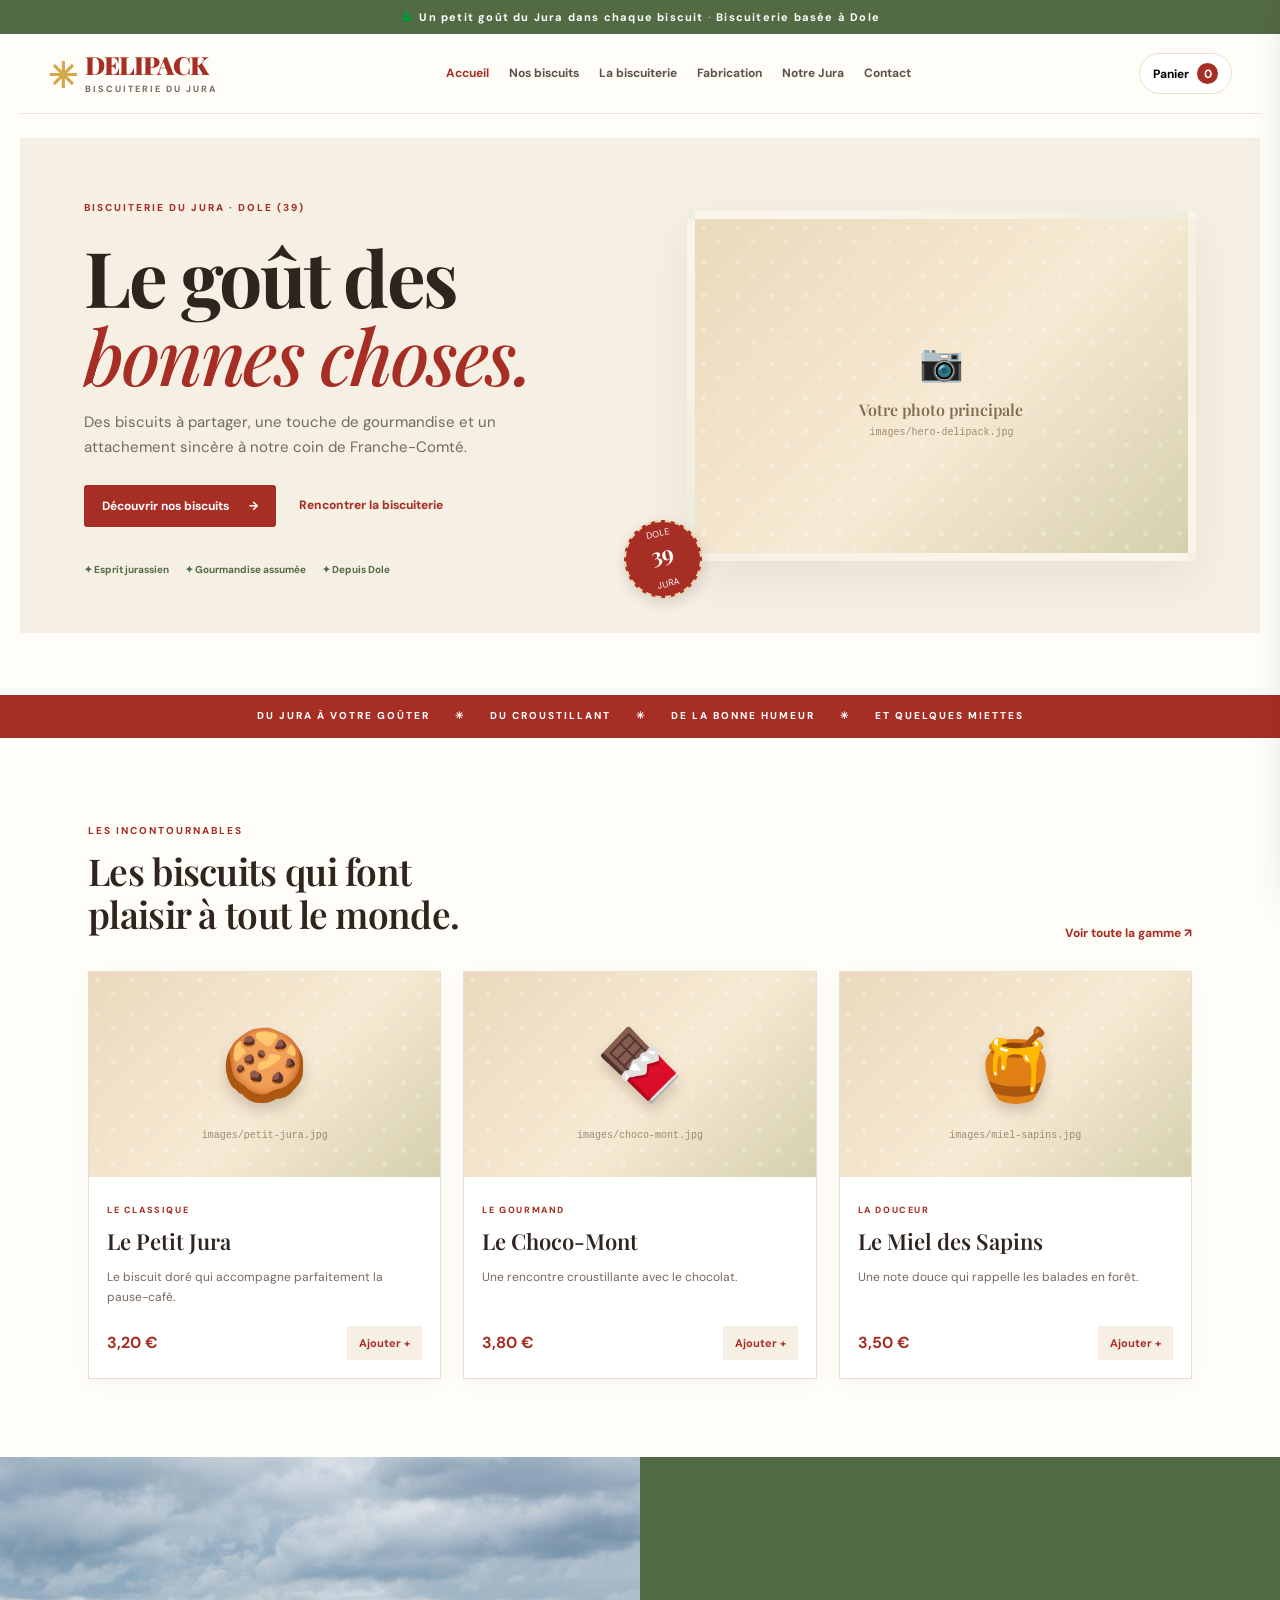
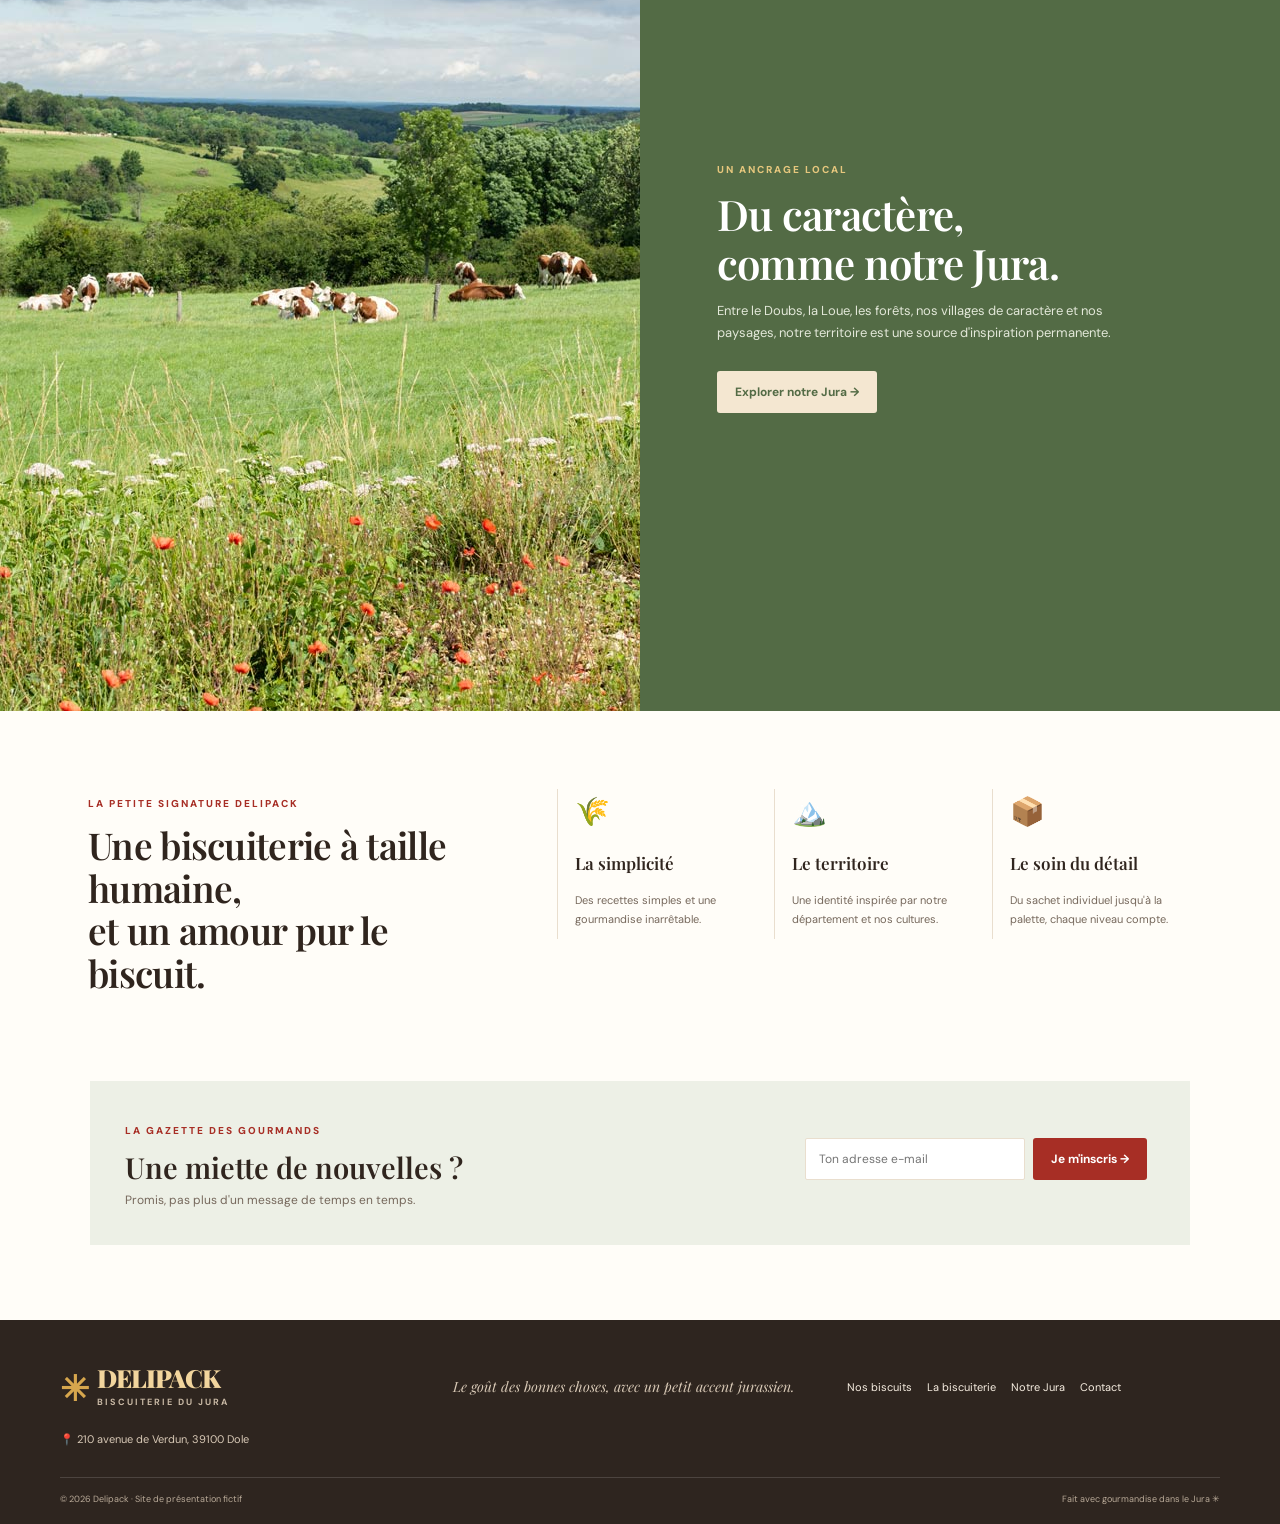
<file: index.html>
<!doctype html>
<html lang="fr">
<head>
  <meta charset="utf-8"><meta name="viewport" content="width=device-width,initial-scale=1">
  <meta name="description" content="Delipack, biscuiterie jurassienne basée à Dole. Des biscuits généreux et un esprit du Jura.">
  <title>Delipack — Biscuiterie du Jura à Dole</title><link rel="stylesheet" href="style.css">
</head>
<body>
<div class="announcement">🌲 Un petit goût du Jura dans chaque biscuit <span>·</span> Biscuiterie basée à Dole</div>
<header class="header">
  <a class="logo" href="index.html"><span class="logo-icon">✳</span><span>DELIPACK<small>BISCUITERIE DU JURA</small></span></a>
  <button class="menu-toggle" aria-label="Ouvrir le menu">☰</button>
  <nav class="nav"><a class="active" href="index.html">Accueil</a><a href="produits.html">Nos biscuits</a><a href="histoire.html">La biscuiterie</a><a href="fabrication.html">Fabrication</a><a href="jura.html">Notre Jura</a><a href="contact.html">Contact</a></nav>
  <button class="cart-open" aria-label="Ouvrir le panier">Panier <span class="cart-count">0</span></button>
</header>
<main>
<section class="hero">
  <div class="hero-text"><span class="eyebrow">BISCUITERIE DU JURA · DOLE (39)</span><h1>Le goût des<br><em>bonnes choses.</em></h1>
  <p>Des biscuits à partager, une touche de gourmandise et un attachement sincère à notre coin de Franche-Comté.</p>
  <div class="actions"><a class="button" href="produits.html">Découvrir nos biscuits <b>→</b></a><a class="underlink" href="histoire.html">Rencontrer la biscuiterie</a></div>
  <div class="hero-points"><span>✦ Esprit jurassien</span><span>✦ Gourmandise assumée</span><span>✦ Depuis Dole</span></div></div>
  <div class="hero-image image-placeholder" data-caption="Photo d'ambiance : biscuits et emballages Delipack"><span class="placeholder-icon">📷</span><strong>Votre photo principale</strong><small>images/hero-delipack.jpg</small></div>
  <div class="hero-seal">DOLE<br><b>39</b><br>JURA</div>
</section>
<div class="ticker"><span>DU JURA À VOTRE GOÛTER</span> ✳ <span>DU CROUSTILLANT</span> ✳ <span>DE LA BONNE HUMEUR</span> ✳ <span>ET QUELQUES MIETTES</span></div>
<section class="section">
  <div class="section-head"><div><span class="eyebrow">LES INCONTOURNABLES</span><h2>Les biscuits qui font<br>plaisir à tout le monde.</h2></div><a class="text-link" href="produits.html">Voir toute la gamme ↗</a></div>
  <div class="product-grid home-products">
    <article class="product-card"><div class="product-photo image-placeholder" data-caption="Photo du biscuit Petit Jura"><span>🍪</span><small>images/petit-jura.jpg</small></div><div class="product-info"><span class="tag">LE CLASSIQUE</span><h3>Le Petit Jura</h3><p>Le biscuit doré qui accompagne parfaitement la pause-café.</p><div class="price-line"><b>3,20 €</b><button class="add-to-cart" data-id="petit-jura">Ajouter +</button></div></div></article>
    <article class="product-card"><div class="product-photo image-placeholder" data-caption="Photo du biscuit Choco-Mont"><span>🍫</span><small>images/choco-mont.jpg</small></div><div class="product-info"><span class="tag">LE GOURMAND</span><h3>Le Choco-Mont</h3><p>Une rencontre croustillante avec le chocolat.</p><div class="price-line"><b>3,80 €</b><button class="add-to-cart" data-id="choco-mont">Ajouter +</button></div></div></article>
    <article class="product-card"><div class="product-photo image-placeholder" data-caption="Photo du biscuit Miel des Sapins"><span>🍯</span><small>images/miel-sapins.jpg</small></div><div class="product-info"><span class="tag">LA DOUCEUR</span><h3>Le Miel des Sapins</h3><p>Une note douce qui rappelle les balades en forêt.</p><div class="price-line"><b>3,50 €</b><button class="add-to-cart" data-id="miel-sapins">Ajouter +</button></div></div></article>
  </div>
</section>
<section class="split-feature">
  <div class="feature-image image-placeholder"><img src="images/dole-jura.jpg" alt="Les cerfs du Jura"></div>
  <div class="feature-copy"><span class="eyebrow">UN ANCRAGE LOCAL</span><h2>Du caractère,<br>comme notre Jura.</h2><p>Entre le Doubs, la Loue, les forêts, nos villages de caractère et nos paysages, notre territoire est une source d'inspiration permanente.</p><a class="button button-light" href="jura.html">Explorer notre Jura →</a></div>
</section>
<section class="promise section"><div><span class="eyebrow">LA PETITE SIGNATURE DELIPACK</span><h2>Une biscuiterie à taille humaine,<br>et un amour pur le biscuit.</h2></div><div class="promise-items"><article><span>🌾</span><h3>La simplicité</h3><p>Des recettes simples et une gourmandise inarrêtable.</p></article><article><span>🏔️</span><h3>Le territoire</h3><p>Une identité inspirée par notre département et nos cultures.</p></article><article><span>📦</span><h3>Le soin du détail</h3><p>Du sachet individuel jusqu'à la palette, chaque niveau compte.</p></article></div></section>
<section class="newsletter"><div><span class="eyebrow">LA GAZETTE DES GOURMANDS</span><h2>Une miette de nouvelles ?</h2><p>Promis, pas plus d'un message de temps en temps.</p></div><form class="newsletter-form"><input type="email" placeholder="Ton adresse e-mail" required><button class="button">Je m'inscris →</button><small class="form-feedback"></small></form></section>
</main>
<footer class="footer"><div class="footer-main"><a class="logo footer-logo" href="index.html"><span class="logo-icon">✳</span><span>DELIPACK<small>BISCUITERIE DU JURA</small></span></a><p>Le goût des bonnes choses, avec un petit accent jurassien.</p><div class="footer-links"><a href="produits.html">Nos biscuits</a><a href="histoire.html">La biscuiterie</a><a href="jura.html">Notre Jura</a><a href="contact.html">Contact</a></div><div class="address">📍 210 avenue de Verdun, 39100 Dole</div></div><div class="footer-bottom"><span>© 2026 Delipack · Site de présentation fictif</span><span>Fait avec gourmandise dans le Jura ✳</span></div></footer>
<div class="cart-backdrop"></div><aside class="cart-panel" aria-label="Panier"><div class="cart-head"><h2>Ton panier</h2><button class="cart-close" aria-label="Fermer">×</button></div><div class="cart-items"></div><div class="cart-total"><span>Total</span><b>0,00 €</b></div><button class="button checkout-demo">Valider ma commande</button><small class="cart-note">Démo : aucune commande ni aucun paiement ne seront effectués.</small></aside>
<div class="toast" role="status"></div><script src="script.js"></script></body></html>
</file>
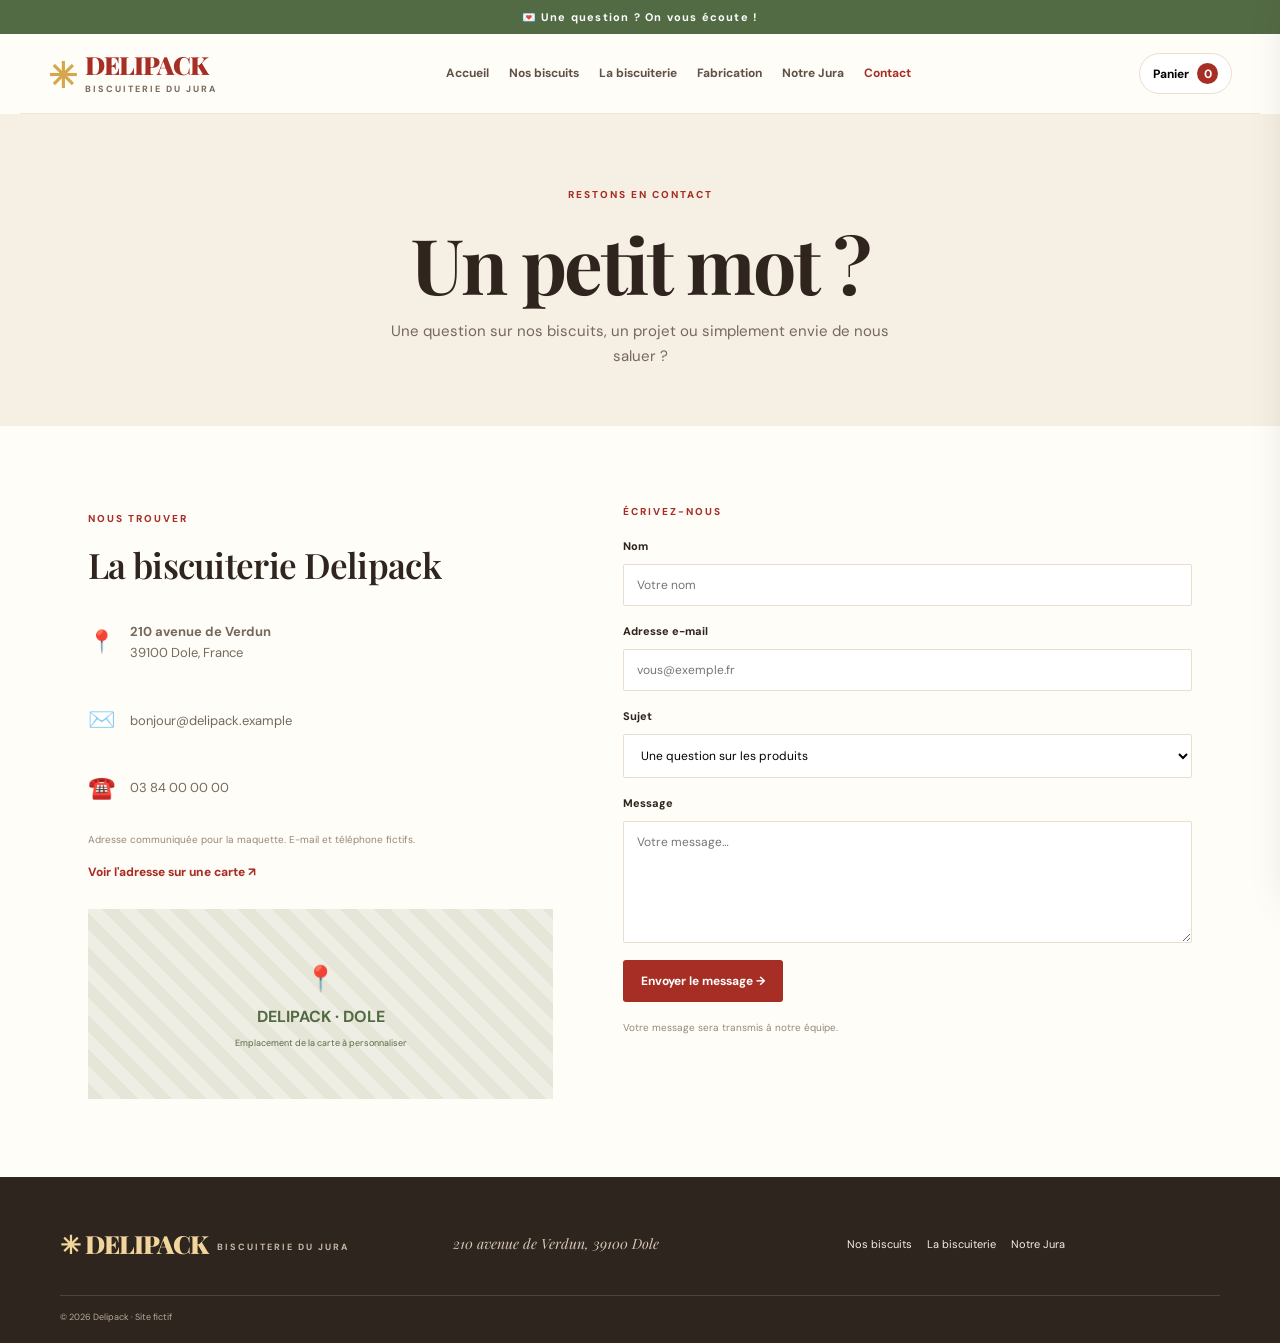
<file: contact.html>
<!doctype html><html lang="fr"><head><meta charset="utf-8"><meta name="viewport" content="width=device-width,initial-scale=1"><title>Contact — Delipack</title><link rel="stylesheet" href="style.css"></head><body>
<div class="announcement">💌 Une question ? On vous écoute !</div><header class="header"><a class="logo" href="index.html"><span class="logo-icon">✳</span><span>DELIPACK<small>BISCUITERIE DU JURA</small></span></a><button class="menu-toggle">☰</button><nav class="nav"><a href="index.html">Accueil</a><a href="produits.html">Nos biscuits</a><a href="histoire.html">La biscuiterie</a><a href="fabrication.html">Fabrication</a><a href="jura.html">Notre Jura</a><a class="active" href="contact.html">Contact</a></nav><button class="cart-open">Panier <span class="cart-count">0</span></button></header>
<main><section class="page-hero"><span class="eyebrow">RESTONS EN CONTACT</span><h1>Un petit mot ?</h1><p>Une question sur nos biscuits, un projet ou simplement envie de nous saluer ?</p></section>
<section class="contact-layout section">
      <div class="contact-details"><span class="eyebrow">NOUS TROUVER</span><h2>La biscuiterie Delipack</h2><div class="detail-line"><span>📍</span><p><b>210 avenue de Verdun</b><br>39100 Dole, France</p></div><div class="detail-line"><span>✉️</span><p>bonjour@delipack.example</p></div><div class="detail-line"><span>☎️</span><p>03 84 00 00 00</p></div><p class="small-note">Adresse communiquée pour la maquette. E-mail et téléphone fictifs.</p><a class="text-link" target="_blank" rel="noopener" href="https://www.google.com/maps/search/?api=1&query=210+avenue+de+Verdun+39100+Dole">Voir l'adresse sur une carte ↗</a><div class="map-placeholder"><span>📍</span><b>DELIPACK · DOLE</b><small>Emplacement de la carte à personnaliser</small></div></div>
            <form class="contact-form"
                  action="https://formsubmit.co/lorenzo.nuez39@gmail.com"
                  method="POST">
            
                <span class="eyebrow">ÉCRIVEZ-NOUS</span>
            
                <!-- Paramètres des e-mails -->
                <input type="hidden" name="_subject"
                       value="Nouveau message - Site DELIPACK">
            
                <input type="hidden" name="_template"
                       value="table">
            
                <!-- Protection anti-spam -->
                <input type="text" name="_honey"
                       style="display:none">
            
                <label for="name">Nom</label>
                <input id="name" name="name" type="text"
                       required placeholder="Votre nom">
            
                <label for="email">Adresse e-mail</label>
                <input id="email" name="email" type="email"
                       required placeholder="vous@exemple.fr">
            
                <label for="topic">Sujet</label>
                <select id="topic" name="topic">
                    <option>Une question sur les produits</option>
                    <option>Demande professionnelle</option>
                    <option>Distribution / partenariat</option>
                    <option>Autre gourmandise</option>
                </select>
            
                <label for="message">Message</label>
                <textarea id="message" name="message"
                          rows="6" required
                          placeholder="Votre message…"></textarea>
            
                <button class="button" type="submit">
                    Envoyer le message →
                </button>
            
                <small class="form-feedback"></small>
            
                <p class="small-note">
                    Votre message sera transmis à notre équipe.
                </p>
            </form>
      </section>
</main>
<footer class="footer"><div class="footer-main"><a class="logo footer-logo" href="index.html">✳ DELIPACK<small>BISCUITERIE DU JURA</small></a><p>210 avenue de Verdun, 39100 Dole</p><div class="footer-links"><a href="produits.html">Nos biscuits</a><a href="histoire.html">La biscuiterie</a><a href="jura.html">Notre Jura</a></div></div><div class="footer-bottom">© 2026 Delipack · Site fictif</div></footer><div class="cart-backdrop"></div><aside class="cart-panel"><div class="cart-head"><h2>Ton panier</h2><button class="cart-close">×</button></div><div class="cart-items"></div><div class="cart-total"><span>Total</span><b>0,00 €</b></div><button class="button checkout-demo">Valider ma commande</button><small class="cart-note">Démo sans paiement.</small></aside><div class="toast"></div><script src="script.js"></script></body></html>
</file>
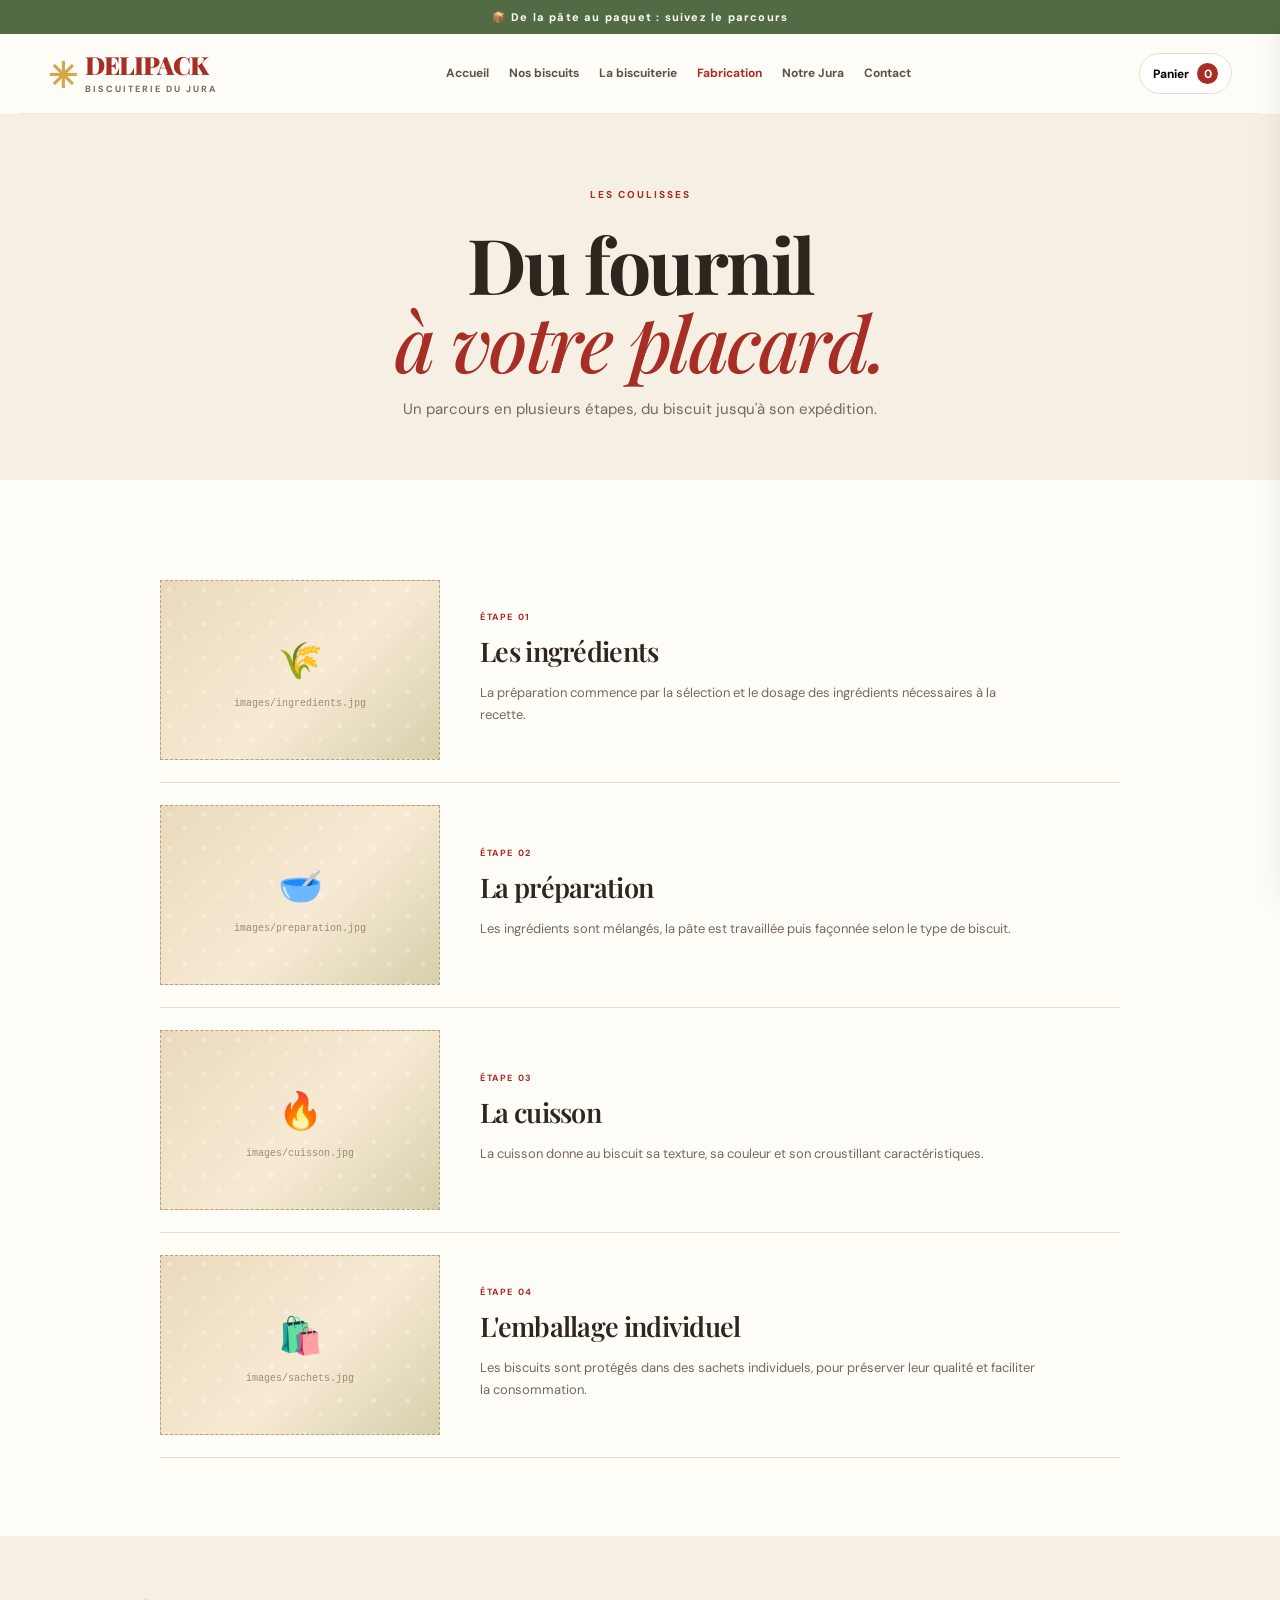
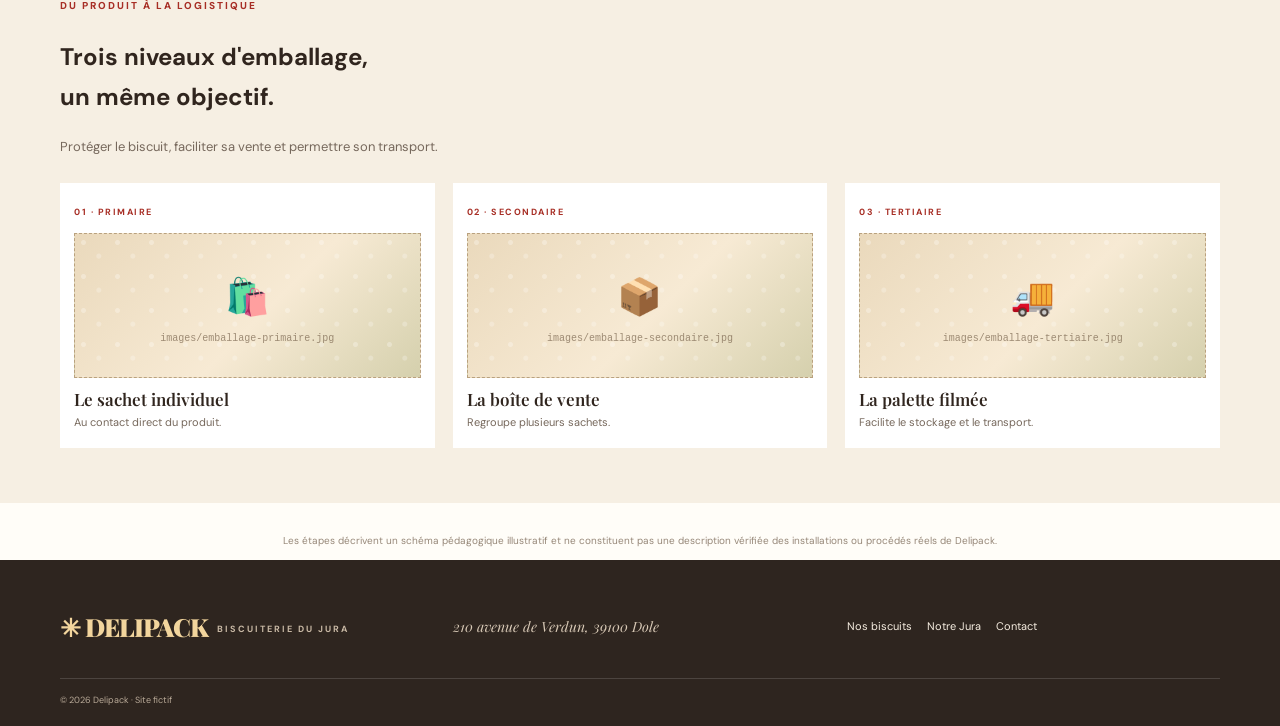
<file: fabrication.html>
<!doctype html><html lang="fr"><head><meta charset="utf-8"><meta name="viewport" content="width=device-width,initial-scale=1"><title>Fabrication & emballages — Delipack</title><link rel="stylesheet" href="style.css"></head><body>
<div class="announcement">📦 De la pâte au paquet : suivez le parcours</div><header class="header"><a class="logo" href="index.html"><span class="logo-icon">✳</span><span>DELIPACK<small>BISCUITERIE DU JURA</small></span></a><button class="menu-toggle">☰</button><nav class="nav"><a href="index.html">Accueil</a><a href="produits.html">Nos biscuits</a><a href="histoire.html">La biscuiterie</a><a class="active" href="fabrication.html">Fabrication</a><a href="jura.html">Notre Jura</a><a href="contact.html">Contact</a></nav><button class="cart-open">Panier <span class="cart-count">0</span></button></header>
<main><section class="page-hero"><span class="eyebrow">LES COULISSES</span><h1>Du fournil<br><em>à votre placard.</em></h1><p>Un parcours en plusieurs étapes, du biscuit jusqu'à son expédition.</p></section>
<section class="section"><div class="process"><article><div class="process-img image-placeholder" data-caption="Photo des ingrédients"><span>🌾</span><small>images/ingredients.jpg</small></div><div class="process-text"><span class="step">ÉTAPE 01</span><h2>Les ingrédients</h2><p>La préparation commence par la sélection et le dosage des ingrédients nécessaires à la recette.</p></div></article><article><div class="process-img image-placeholder" data-caption="Photo du pétrissage et du façonnage"><span>🥣</span><small>images/preparation.jpg</small></div><div class="process-text"><span class="step">ÉTAPE 02</span><h2>La préparation</h2><p>Les ingrédients sont mélangés, la pâte est travaillée puis façonnée selon le type de biscuit.</p></div></article><article><div class="process-img image-placeholder" data-caption="Photo de la cuisson"><span>🔥</span><small>images/cuisson.jpg</small></div><div class="process-text"><span class="step">ÉTAPE 03</span><h2>La cuisson</h2><p>La cuisson donne au biscuit sa texture, sa couleur et son croustillant caractéristiques.</p></div></article><article><div class="process-img image-placeholder" data-caption="Photo des sachets individuels"><span>🛍️</span><small>images/sachets.jpg</small></div><div class="process-text"><span class="step">ÉTAPE 04</span><h2>L'emballage individuel</h2><p>Les biscuits sont protégés dans des sachets individuels, pour préserver leur qualité et faciliter la consommation.</p></div></article></div></section>
<section class="packaging-band"><div><span class="eyebrow">DU PRODUIT À LA LOGISTIQUE</span><h2>Trois niveaux d'emballage,<br>un même objectif.</h2><p>Protéger le biscuit, faciliter sa vente et permettre son transport.</p></div><div class="pack-levels"><article><b>01 · PRIMAIRE</b><div class="pack-img image-placeholder" data-caption="Sachet individuel Delipack"><span>🛍️</span><small>images/emballage-primaire.jpg</small></div><h3>Le sachet individuel</h3><p>Au contact direct du produit.</p></article><article><b>02 · SECONDAIRE</b><div class="pack-img image-placeholder" data-caption="Boîte de vente Delipack"><span>📦</span><small>images/emballage-secondaire.jpg</small></div><h3>La boîte de vente</h3><p>Regroupe plusieurs sachets.</p></article><article><b>03 · TERTIAIRE</b><div class="pack-img image-placeholder" data-caption="Palette filmée Delipack"><span>🚚</span><small>images/emballage-tertiaire.jpg</small></div><h3>La palette filmée</h3><p>Facilite le stockage et le transport.</p></article></div></section>
<p class="disclaimer">Les étapes décrivent un schéma pédagogique illustratif et ne constituent pas une description vérifiée des installations ou procédés réels de Delipack.</p></main>
<footer class="footer"><div class="footer-main"><a class="logo footer-logo" href="index.html">✳ DELIPACK<small>BISCUITERIE DU JURA</small></a><p>210 avenue de Verdun, 39100 Dole</p><div class="footer-links"><a href="produits.html">Nos biscuits</a><a href="jura.html">Notre Jura</a><a href="contact.html">Contact</a></div></div><div class="footer-bottom">© 2026 Delipack · Site fictif</div></footer><div class="cart-backdrop"></div><aside class="cart-panel"><div class="cart-head"><h2>Ton panier</h2><button class="cart-close">×</button></div><div class="cart-items"></div><div class="cart-total"><span>Total</span><b>0,00 €</b></div><button class="button checkout-demo">Valider ma commande</button><small class="cart-note">Démo sans paiement.</small></aside><div class="toast"></div><script src="script.js"></script></body></html>
</file>
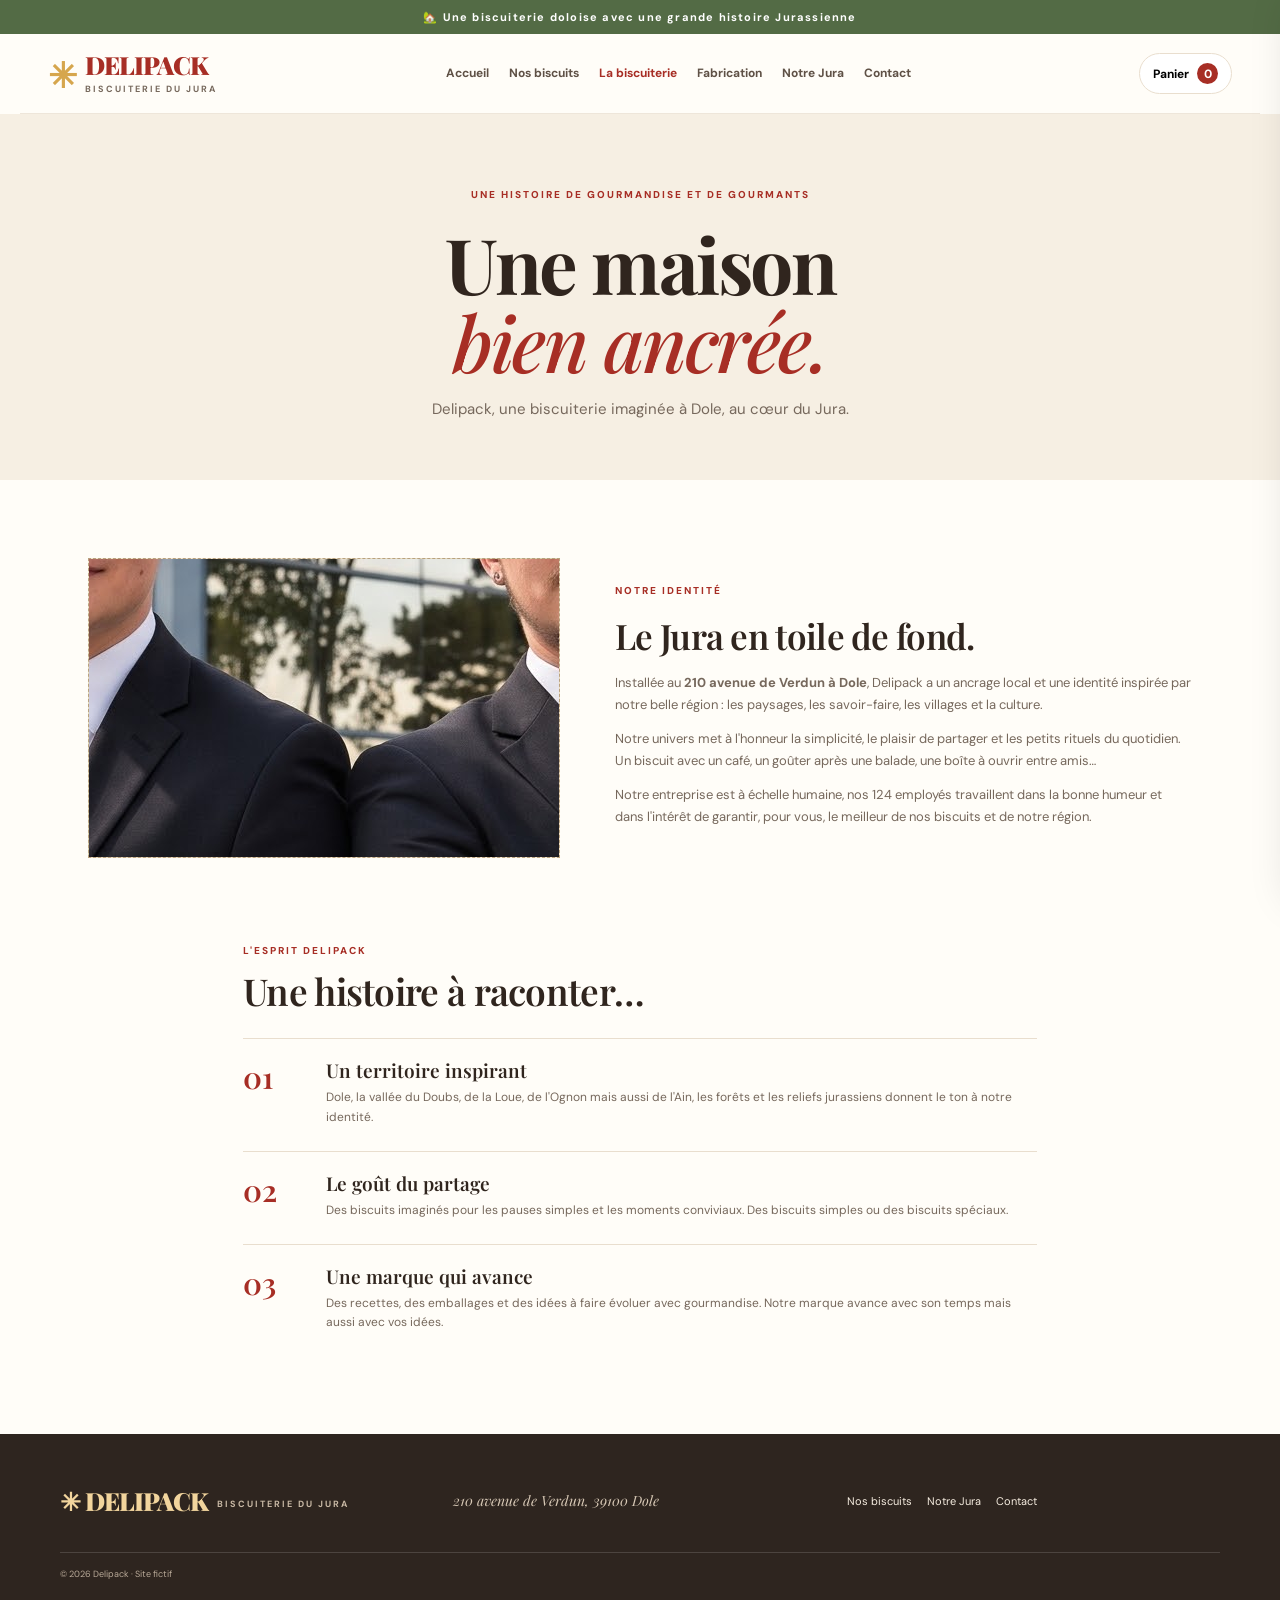
<file: histoire.html>
<!doctype html>
<html lang="fr"><head>
  <meta charset="utf-8">
  <meta name="viewport" content="width=device-width,initial-scale=1">
  <title>La biscuiterie — Delipack</title>
  <link rel="stylesheet" href="style.css">
</head>
<body>
  <div class="announcement">🏡 Une biscuiterie doloise avec une grande histoire Jurassienne</div>
    <header class="header">
      <a class="logo" href="index.html">
        <span class="logo-icon">✳</span>
        <span>DELIPACK<small>BISCUITERIE DU JURA</small></span>
      </a>
      <button class="menu-toggle">☰</button>
      <nav class="nav">
        <a href="index.html">Accueil</a>
        <a href="produits.html">Nos biscuits</a>
        <a class="active" href="histoire.html">La biscuiterie</a>
        <a href="fabrication.html">Fabrication</a>
        <a href="jura.html">Notre Jura</a>
        <a href="contact.html">Contact</a>
      </nav>
      <button class="cart-open">Panier <span class="cart-count">0</span>
        </button>
    </header>
  <main>
    <section class="page-hero">
      <span class="eyebrow">UNE HISTOIRE DE GOURMANDISE ET DE GOURMANTS</span>
      <h1>Une maison<br><em>bien ancrée.</em></h1>
      <p>Delipack, une biscuiterie imaginée à Dole, au cœur du Jura.</p>
    </section>
    <section class="story section">
      <div class="story-photo image-placeholder">
        <img src="images/boss.jpg" alt="Les dirigeant et l'entreprise">
      </div>
      <div>
        <span class="eyebrow">NOTRE IDENTITÉ</span>
        <h2>Le Jura en toile de fond.</h2>
        <p>Installée au <strong>210 avenue de Verdun à Dole</strong>, Delipack a un ancrage local et une identité inspirée par notre belle région : les paysages, les savoir-faire, les villages et la culture.</p>
        <p>Notre univers met à l'honneur la simplicité, le plaisir de partager et les petits rituels du quotidien. Un biscuit avec un café, un goûter après une balade, une boîte à ouvrir entre amis…</p>
        <p>Notre entreprise est à échelle humaine, nos 124 employés travaillent dans la bonne humeur et dans l'intérêt de garantir, pour vous, le meilleur de nos biscuits et de notre région.</p>
      </div>
    </section>
  <section class="timeline section">
    <span class="eyebrow">L'ESPRIT DELIPACK</span>
    <h2>Une histoire à raconter…</h2>
    <div class="timeline-list">
      <article>
        <b>01</b>
        <div>
          <h3>Un territoire inspirant</h3>
          <p>Dole, la vallée du Doubs, de la Loue, de l'Ognon mais aussi de l'Ain, les forêts et les reliefs jurassiens donnent le ton à notre identité.</p>
        </div>
      </article>
      <article>
        <b>02</b>
        <div>
          <h3>Le goût du partage</h3>
          <p>Des biscuits imaginés pour les pauses simples et les moments conviviaux. Des biscuits simples ou des biscuits spéciaux.</p>
        </div>
      </article>
      <article>
        <b>03</b>
        <div>
          <h3>Une marque qui avance</h3>
          <p>Des recettes, des emballages et des idées à faire évoluer avec gourmandise. Notre marque avance avec son temps mais aussi avec vos idées.</p>
        </div>
      </article>
    </div>
  </section>
  </main>
    <footer class="footer">
      <div class="footer-main">
        <a class="logo footer-logo" href="index.html">✳ DELIPACK<small>BISCUITERIE DU JURA</small></a>
        <p>210 avenue de Verdun, 39100 Dole</p>
        <div class="footer-links">
          <a href="produits.html">Nos biscuits</a>
          <a href="jura.html">Notre Jura</a>
          <a href="contact.html">Contact</a>
        </div>
      </div>
      <div class="footer-bottom">© 2026 Delipack · Site fictif</div>
    </footer>
    <div class="cart-backdrop"></div>
    <aside class="cart-panel">
      <div class="cart-head">
        <h2>Ton panier</h2>
        <button class="cart-close">×</button>
      </div>
      <div class="cart-items">
      </div>
      <div class="cart-total">
        <span>Total</span>
        <b>0,00 €</b>
      </div>
      <button class="button checkout-demo">Valider ma commande</button>
    </aside>
    <div class="toast"></div>
    <script src="script.js"></script>
</body>
</html>
</file>
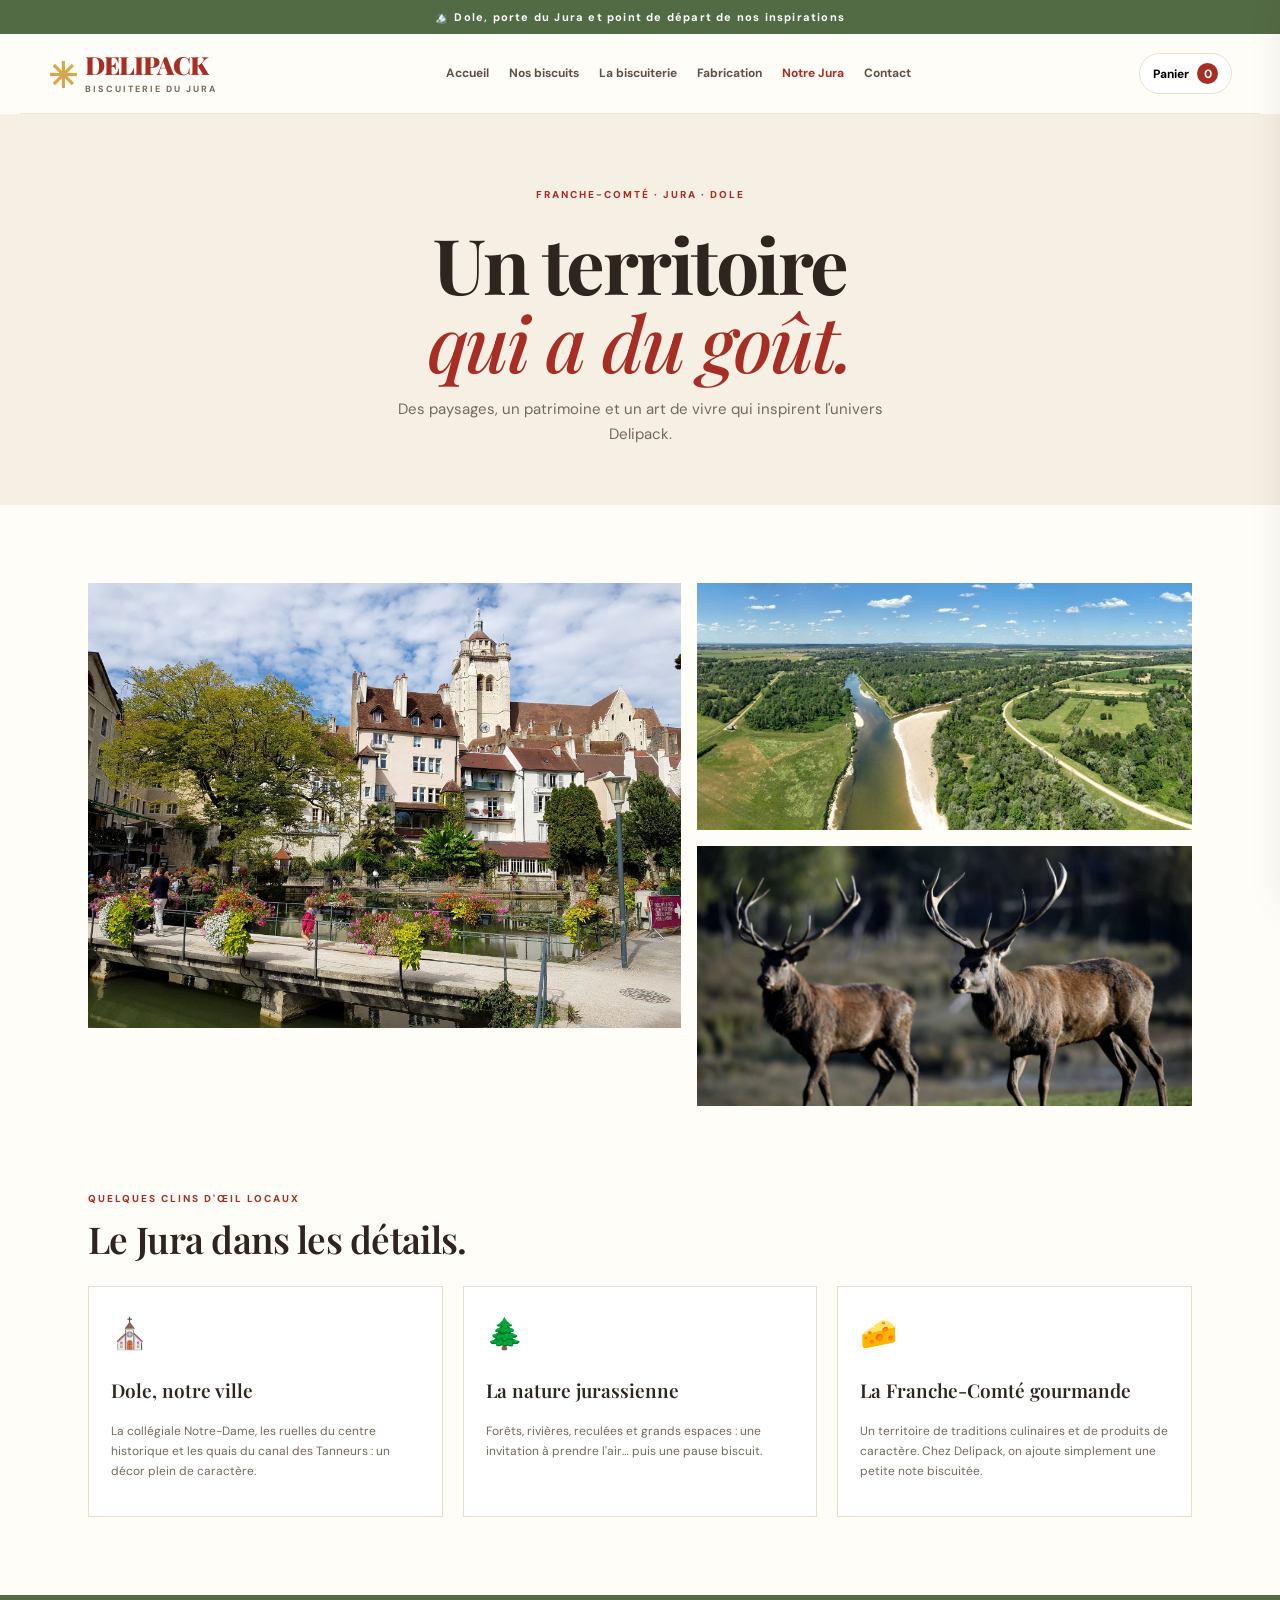
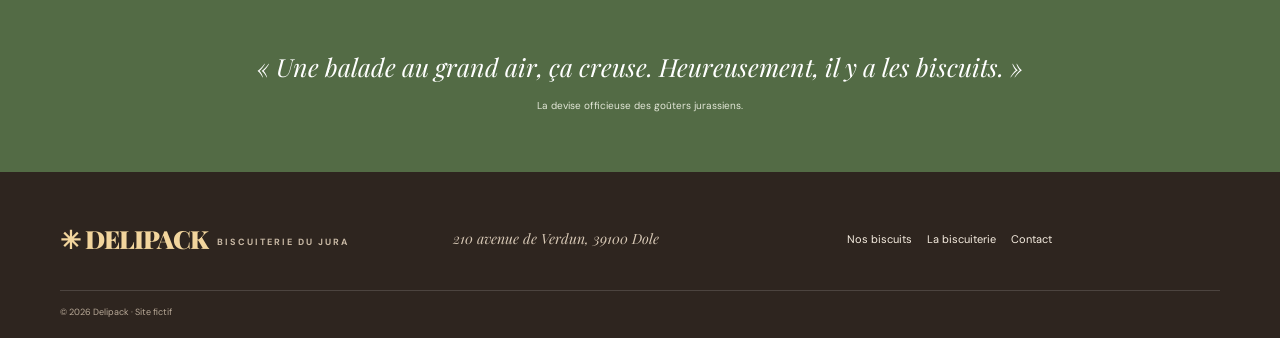
<file: jura.html>
<!doctype html><html lang="fr"><head><meta charset="utf-8"><meta name="viewport" content="width=device-width,initial-scale=1"><title>Notre Jura — Delipack</title><link rel="stylesheet" href="style.css"></head><body>
<div class="announcement">🏔️ Dole, porte du Jura et point de départ de nos inspirations</div><header class="header"><a class="logo" href="index.html"><span class="logo-icon">✳</span><span>DELIPACK<small>BISCUITERIE DU JURA</small></span></a><button class="menu-toggle">☰</button><nav class="nav"><a href="index.html">Accueil</a><a href="produits.html">Nos biscuits</a><a href="histoire.html">La biscuiterie</a><a href="fabrication.html">Fabrication</a><a class="active" href="jura.html">Notre Jura</a><a href="contact.html">Contact</a></nav><button class="cart-open">Panier <span class="cart-count">0</span></button></header>
<main><section class="page-hero"><span class="eyebrow">FRANCHE-COMTÉ · JURA · DOLE</span><h1>Un territoire<br><em>qui a du goût.</em></h1><p>Des paysages, un patrimoine et un art de vivre qui inspirent l'univers Delipack.</p></section>

<!-- MOSAÏQUE PHOTOS -->
<section class="jura-mosaic section">
    <div class="jura-large">
        <img src="images/dole-collegiale.jpg" alt="Dole">
    </div>
    <div class="jura-side">
        <div class="jura-small">
            <img src="images/doubs-loue.jpg" alt="La rivière">
        </div>

        <div class="jura-small">
            <img src="images/foret-chaux.jpg" alt="Les cerfs du Jura">
        </div>
    </div>
</section>

<!-- TEXTE SOUS LES PHOTOS -->
<section class="section jura-copy">
    <span class="eyebrow">QUELQUES CLINS D'ŒIL LOCAUX</span>
    <h2>Le Jura dans les détails.</h2>
    <div class="local-cards"><article><span>⛪</span><h3>Dole, notre ville</h3><p>La collégiale Notre-Dame, les ruelles du centre historique et les quais du canal des Tanneurs : un décor plein de caractère.</p></article><article><span>🌲</span><h3>La nature jurassienne</h3><p>Forêts, rivières, reculées et grands espaces : une invitation à prendre l'air… puis une pause biscuit.</p></article><article><span>🧀</span><h3>La Franche-Comté gourmande</h3><p>Un territoire de traditions culinaires et de produits de caractère. Chez Delipack, on ajoute simplement une petite note biscuitée.</p></article></div></section>
<section class="quote-block"><p>« Une balade au grand air, ça creuse. Heureusement, il y a les biscuits. »</p><small>La devise officieuse des goûters jurassiens.</small></section></main>
<footer class="footer"><div class="footer-main"><a class="logo footer-logo" href="index.html">✳ DELIPACK<small>BISCUITERIE DU JURA</small></a><p>210 avenue de Verdun, 39100 Dole</p><div class="footer-links"><a href="produits.html">Nos biscuits</a><a href="histoire.html">La biscuiterie</a><a href="contact.html">Contact</a></div></div><div class="footer-bottom">© 2026 Delipack · Site fictif</div></footer><div class="cart-backdrop"></div><aside class="cart-panel"><div class="cart-head"><h2>Ton panier</h2><button class="cart-close">×</button></div><div class="cart-items"></div><div class="cart-total"><span>Total</span><b>0,00 €</b></div><button class="button checkout-demo">Valider ma commande</button><small class="cart-note">Démo sans paiement.</small></aside><div class="toast"></div><script src="script.js"></script></body></html>
</file>
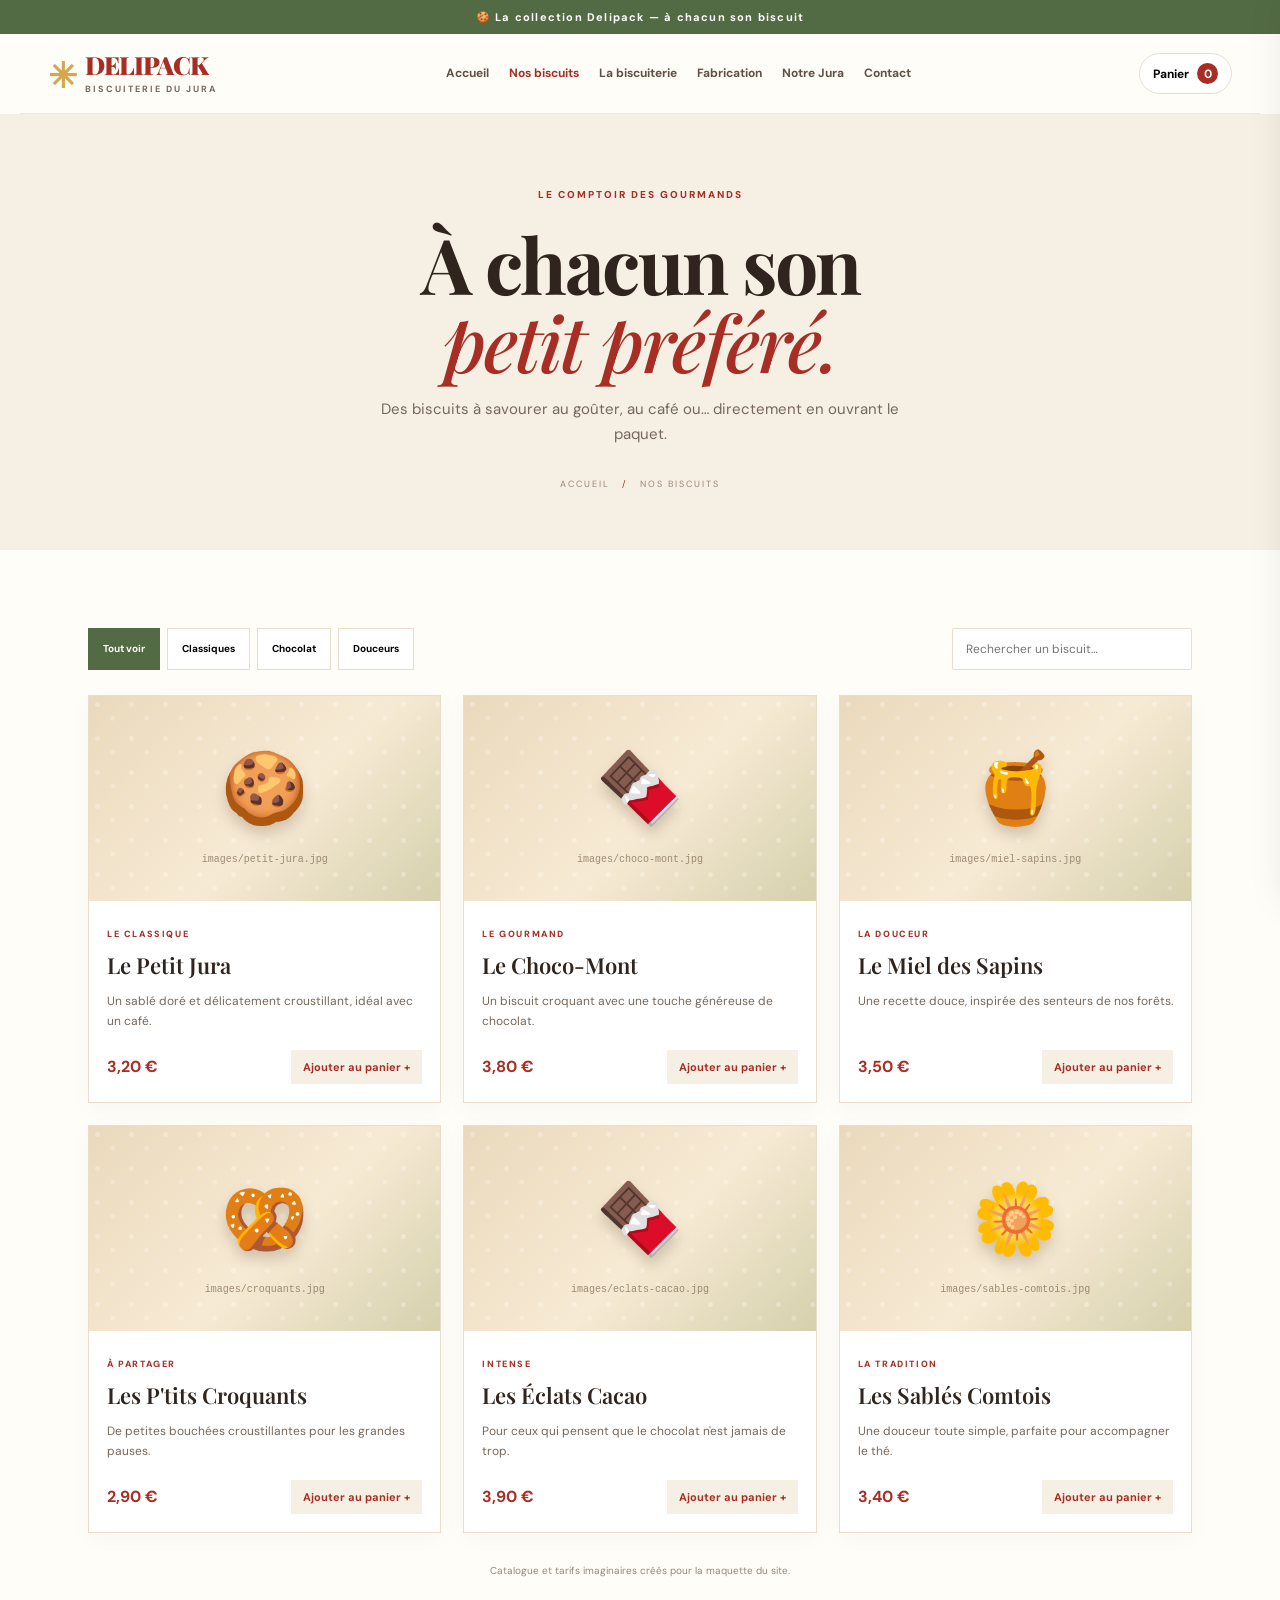
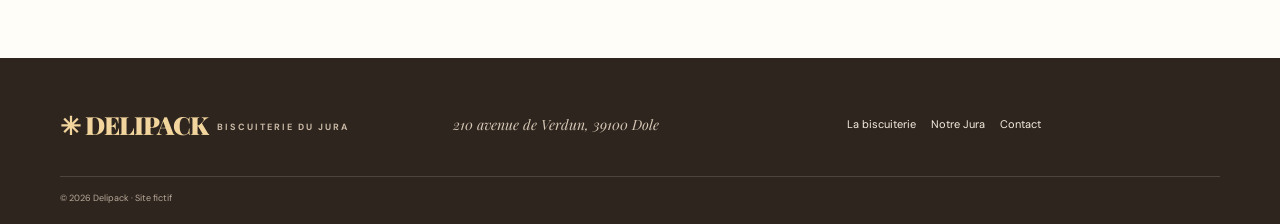
<file: produits.html>
<!doctype html><html lang="fr"><head><meta charset="utf-8"><meta name="viewport" content="width=device-width,initial-scale=1"><title>Nos biscuits — Delipack</title><link rel="stylesheet" href="style.css"></head><body>
<div class="announcement">🍪 La collection Delipack — à chacun son biscuit</div><header class="header"><a class="logo" href="index.html"><span class="logo-icon">✳</span><span>DELIPACK<small>BISCUITERIE DU JURA</small></span></a><button class="menu-toggle">☰</button><nav class="nav"><a href="index.html">Accueil</a><a class="active" href="produits.html">Nos biscuits</a><a href="histoire.html">La biscuiterie</a><a href="fabrication.html">Fabrication</a><a href="jura.html">Notre Jura</a><a href="contact.html">Contact</a></nav><button class="cart-open">Panier <span class="cart-count">0</span></button></header>
<main><section class="page-hero"><span class="eyebrow">LE COMPTOIR DES GOURMANDS</span><h1>À chacun son<br><em>petit préféré.</em></h1><p>Des biscuits à savourer au goûter, au café ou… directement en ouvrant le paquet.</p><div class="crumb">ACCUEIL <span>/</span> NOS BISCUITS</div></section>
<section class="section"><div class="catalog-tools"><div class="filters"><button class="filter active" data-filter="all">Tout voir</button><button class="filter" data-filter="classique">Classiques</button><button class="filter" data-filter="chocolat">Chocolat</button><button class="filter" data-filter="douceur">Douceurs</button></div><input id="product-search" type="search" placeholder="Rechercher un biscuit…"></div>
<div class="product-grid catalog-grid">
<article class="product-card" data-category="classique" data-name="petit jura sablé"><div class="product-photo image-placeholder" data-caption="Photo du Petit Jura"><span>🍪</span><small>images/petit-jura.jpg</small></div><div class="product-info"><span class="tag">LE CLASSIQUE</span><h3>Le Petit Jura</h3><p>Un sablé doré et délicatement croustillant, idéal avec un café.</p><div class="price-line"><b>3,20 €</b><button class="add-to-cart" data-id="petit-jura">Ajouter au panier +</button></div></div></article>
<article class="product-card" data-category="chocolat" data-name="choco mont chocolat"><div class="product-photo image-placeholder" data-caption="Photo du Choco-Mont"><span>🍫</span><small>images/choco-mont.jpg</small></div><div class="product-info"><span class="tag">LE GOURMAND</span><h3>Le Choco-Mont</h3><p>Un biscuit croquant avec une touche généreuse de chocolat.</p><div class="price-line"><b>3,80 €</b><button class="add-to-cart" data-id="choco-mont">Ajouter au panier +</button></div></div></article>
<article class="product-card" data-category="douceur" data-name="miel des sapins miel"><div class="product-photo image-placeholder" data-caption="Photo du Miel des Sapins"><span>🍯</span><small>images/miel-sapins.jpg</small></div><div class="product-info"><span class="tag">LA DOUCEUR</span><h3>Le Miel des Sapins</h3><p>Une recette douce, inspirée des senteurs de nos forêts.</p><div class="price-line"><b>3,50 €</b><button class="add-to-cart" data-id="miel-sapins">Ajouter au panier +</button></div></div></article>
<article class="product-card" data-category="classique" data-name="petits croquants croquant"><div class="product-photo image-placeholder" data-caption="Photo des P'tits Croquants"><span>🥨</span><small>images/croquants.jpg</small></div><div class="product-info"><span class="tag">À PARTAGER</span><h3>Les P'tits Croquants</h3><p>De petites bouchées croustillantes pour les grandes pauses.</p><div class="price-line"><b>2,90 €</b><button class="add-to-cart" data-id="croquants">Ajouter au panier +</button></div></div></article>
<article class="product-card" data-category="chocolat" data-name="éclats cacao cacao"><div class="product-photo image-placeholder" data-caption="Photo des Éclats Cacao"><span>🍫</span><small>images/eclats-cacao.jpg</small></div><div class="product-info"><span class="tag">INTENSE</span><h3>Les Éclats Cacao</h3><p>Pour ceux qui pensent que le chocolat n'est jamais de trop.</p><div class="price-line"><b>3,90 €</b><button class="add-to-cart" data-id="eclats-cacao">Ajouter au panier +</button></div></div></article>
<article class="product-card" data-category="douceur" data-name="sablés comtois vanille"><div class="product-photo image-placeholder" data-caption="Photo des Sablés Comtois"><span>🌼</span><small>images/sables-comtois.jpg</small></div><div class="product-info"><span class="tag">LA TRADITION</span><h3>Les Sablés Comtois</h3><p>Une douceur toute simple, parfaite pour accompagner le thé.</p><div class="price-line"><b>3,40 €</b><button class="add-to-cart" data-id="sables-comtois">Ajouter au panier +</button></div></div></article>
</div><p class="no-results" hidden>Aucun biscuit ne correspond à ta recherche. Essaie un autre mot !</p><p class="disclaimer">Catalogue et tarifs imaginaires créés pour la maquette du site.</p></section></main>
<footer class="footer"><div class="footer-main"><a class="logo footer-logo" href="index.html">✳ DELIPACK<small>BISCUITERIE DU JURA</small></a><p>210 avenue de Verdun, 39100 Dole</p><div class="footer-links"><a href="histoire.html">La biscuiterie</a><a href="jura.html">Notre Jura</a><a href="contact.html">Contact</a></div></div><div class="footer-bottom">© 2026 Delipack · Site fictif</div></footer>
<div class="cart-backdrop"></div><aside class="cart-panel"><div class="cart-head"><h2>Ton panier</h2><button class="cart-close">×</button></div><div class="cart-items"></div><div class="cart-total"><span>Total</span><b>0,00 €</b></div><button class="button checkout-demo">Valider ma commande</button><small class="cart-note">Démo sans paiement.</small></aside><div class="toast"></div><script src="script.js"></script></body></html>
</file>
<file: style.css>
@import url('https://fonts.googleapis.com/css2?family=DM+Sans:wght@400;500;600;700;800&family=Playfair+Display:ital,wght@0,500;0,600;0,700;1,500;1,600&display=swap');

/* =========================================
   1. VARIABLES ET BASE
========================================= */

:root {
    --red: #a72e25;
    --red2: #c64b38;
    --cream: #f6efe3;
    --paper: #fffdf8;
    --ink: #30251e;
    --muted: #76685c;
    --green: #536b45;
    --gold: #d6a64d;
    --line: #e9dece;
    --shadow: 0 18px 50px #38241612;
}

* {
    box-sizing: border-box;
}

html {
    scroll-behavior: smooth;
}

body {
    margin: 0;
    background: var(--paper);
    color: var(--ink);
    font-family: 'DM Sans', Arial, sans-serif;
    line-height: 1.65;
}

a {
    color: inherit;
}

/* =========================================
   2. BANDEAU ET EN-TÊTE
========================================= */

.announcement {
    background: var(--green);
    color: white;
    text-align: center;
    padding: 8px 15px;
    font-size: 11px;
    letter-spacing: 1.2px;
    font-weight: 700;
}

.announcement span {
    opacity: .5;
}

.header {
    max-width: 1240px;
    margin: auto;
    padding: 18px 28px;
    display: flex;
    align-items: center;
    justify-content: space-between;
    gap: 22px;
    position: sticky;
    top: 0;
    background: #fffdf8ed;
    backdrop-filter: blur(12px);
    z-index: 20;
    border-bottom: 1px solid #eee6da;
}

.logo {
    display: flex;
    align-items: center;
    gap: 9px;
    text-decoration: none;
    color: var(--red);
    font: 900 25px/1 'Playfair Display', Georgia, serif;
    letter-spacing: -1px;
    white-space: nowrap;
}

.logo-icon {
    font-size: 35px;
    color: var(--gold);
}

.logo small {
    display: block;
    font: 700 9px 'DM Sans', sans-serif;
    letter-spacing: 2px;
    color: var(--muted);
    margin-top: 6px;
}

.nav {
    display: flex;
    align-items: center;
    gap: 20px;
}

.nav a {
    text-decoration: none;
    font-size: 12px;
    font-weight: 700;
    color: #5f5146;
    white-space: nowrap;
}

.nav a:hover,
.nav a.active {
    color: var(--red);
}

.cart-open {
    border: 1px solid var(--line);
    background: white;
    padding: 9px 13px;
    border-radius: 30px;
    font: 700 12px 'DM Sans';
    cursor: pointer;
    white-space: nowrap;
}

.cart-count {
    display: inline-grid;
    place-items: center;
    background: var(--red);
    color: white;
    width: 21px;
    height: 21px;
    border-radius: 50%;
    margin-left: 5px;
}

.menu-toggle {
    display: none;
    border: 0;
    background: none;
    font-size: 25px;
}

/* =========================================
   3. ACCUEIL ET BANNIÈRE PRINCIPALE
========================================= */

.hero {
    max-width: 1240px;
    margin: 24px auto 62px;
    padding: 55px 5%;
    background: var(--cream);
    min-height: 490px;
    display: grid;
    grid-template-columns: 1.05fr .95fr;
    gap: 40px;
    align-items: center;
    position: relative;
    overflow: hidden;
}

.eyebrow {
    color: var(--red);
    font-size: 10px;
    font-weight: 800;
    letter-spacing: 2px;
}

.hero h1,
.page-hero h1 {
    font: 700 clamp(50px, 6vw, 78px)/1.02 'Playfair Display', Georgia, serif;
    letter-spacing: -2.5px;
    margin: 17px 0;
}

.hero h1 em,
.page-hero h1 em {
    color: var(--red);
    font-weight: 500;
}

.hero-text > p,
.page-hero p {
    color: var(--muted);
    max-width: 480px;
    font-size: 15px;
}

.actions {
    display: flex;
    align-items: center;
    gap: 23px;
    flex-wrap: wrap;
    margin-top: 25px;
}

.button {
    display: inline-flex;
    align-items: center;
    justify-content: center;
    gap: 20px;
    background: var(--red);
    color: white;
    border: 0;
    border-radius: 3px;
    padding: 13px 18px;
    text-decoration: none;
    font: 700 12px 'DM Sans';
    cursor: pointer;
    transition: .2s;
}

.button:hover {
    background: #7e211c;
    transform: translateY(-2px);
}

.underlink,
.text-link {
    font-size: 12px;
    color: var(--red);
    font-weight: 800;
    text-decoration: none;
}

.hero-points {
    display: flex;
    gap: 16px;
    flex-wrap: wrap;
    margin-top: 35px;
    color: var(--green);
    font-size: 10px;
    font-weight: 700;
}

/* =========================================
   4. EMPLACEMENTS D'IMAGES
========================================= */

.image-placeholder {
    position: relative;
    display: flex;
    flex-direction: column;
    align-items: center;
    justify-content: center;
    text-align: center;
    gap: 7px;
    color: #806c55;
    background: linear-gradient(135deg, #ead9bc, #f7ead4 55%, #d5d0ad);
    border: 1px dashed #b9a17e;
    overflow: hidden;
    min-height: 150px;
}

.image-placeholder:before {
    content: "";
    position: absolute;
    inset: 0;
    background:
        radial-gradient(circle at 25% 25%, #fff7 0 2px, transparent 3px),
        radial-gradient(circle at 70% 65%, #fff6 0 2px, transparent 3px);
    background-size: 34px 34px;
    opacity: .6;
}

.image-placeholder > * {
    position: relative;
    z-index: 1;
}

.image-placeholder .placeholder-icon,
.image-placeholder > span {
    font-size: 36px;
}

.image-placeholder strong {
    font: 600 16px 'Playfair Display';
}

.image-placeholder small {
    font: 10px monospace;
    opacity: .75;
}

.hero-image {
    min-height: 350px;
    border: 8px solid #fff9;
    box-shadow: var(--shadow);
    border-radius: 3px;
}

.hero-seal {
    position: absolute;
    right: 45%;
    bottom: 35px;
    width: 78px;
    height: 78px;
    border-radius: 50%;
    background: var(--red);
    color: white;
    border: 2px dashed #f3d7a6;
    display: grid;
    place-content: center;
    text-align: center;
    font-size: 9px;
    line-height: 1.2;
    transform: rotate(-12deg);
    box-shadow: 0 5px 14px #0002;
}

.hero-seal b {
    font: 700 22px 'Playfair Display';
}

/* =========================================
   5. BANDEAU DÉFILANT
========================================= */

.ticker {
    display: flex;
    justify-content: center;
    gap: 25px;
    flex-wrap: wrap;
    padding: 13px;
    background: var(--red);
    color: white;
    font-size: 10px;
    letter-spacing: 2px;
    font-weight: 800;
}

/* =========================================
   6. SECTIONS ET TITRES
========================================= */

.section {
    max-width: 1160px;
    margin: 78px auto;
    padding: 0 28px;
}

.section-head {
    display: flex;
    align-items: end;
    justify-content: space-between;
    margin-bottom: 27px;
}

.section h2,
.feature-copy h2,
.promise h2,
.jura-copy h2 {
    font: 600 37px/1.16 'Playfair Display';
    letter-spacing: -.7px;
    margin: 8px 0;
}

/* =========================================
   7. PRODUITS
========================================= */

.product-grid {
    display: grid;
    grid-template-columns: repeat(3, 1fr);
    gap: 22px;
}

.product-card {
    background: white;
    border: 1px solid var(--line);
    box-shadow: 0 5px 22px #38241608;
    transition: .25s;
}

.product-card:hover {
    transform: translateY(-4px);
    box-shadow: var(--shadow);
}

.product-photo {
    height: 205px;
    border: 0;
}

.product-photo > span {
    font-size: 70px;
    filter: drop-shadow(0 8px 7px #43281935);
}

.product-photo small {
    font: 10px monospace;
}

.product-info {
    padding: 18px;
}

.tag,
.step {
    font-size: 9px;
    letter-spacing: 1.6px;
    color: var(--red);
    font-weight: 800;
}

.product-info h3 {
    font: 600 22px 'Playfair Display';
    margin: 5px 0;
}

.product-info p {
    font-size: 12px;
    color: var(--muted);
    min-height: 42px;
}

.price-line {
    display: flex;
    align-items: center;
    justify-content: space-between;
    margin-top: 16px;
}

.price-line > b {
    color: var(--red);
    font-size: 16px;
}

.add-to-cart {
    background: var(--cream);
    border: 0;
    padding: 10px 12px;
    color: var(--red);
    font: 700 11px 'DM Sans';
    cursor: pointer;
}

.add-to-cart:hover {
    background: #eadcc8;
}

/* =========================================
   8. PRÉSENTATION DE L'ENTREPRISE
========================================= */

.split-feature {
    display: grid;
    grid-template-columns: 1fr 1fr;
    background: var(--green);
    color: white;
    min-height: 370px;
}

.feature-image {
    min-height: 370px;
    border: 0;
    background: linear-gradient(135deg, #a8b18b, #d9d0a8);
}

.feature-copy {
    padding: 55px clamp(28px, 6vw, 90px);
    align-self: center;
}

.feature-copy .eyebrow {
    color: #e6c77d;
}

.feature-copy h2 {
    font-size: 42px;
}

.feature-copy p {
    color: #e3e8d9;
    font-size: 13px;
    max-width: 420px;
}

.button-light {
    background: #f4e7d1;
    color: var(--green);
    margin-top: 15px;
}

/* =========================================
   9. ENGAGEMENTS
========================================= */

.promise {
    display: grid;
    grid-template-columns: .8fr 1.2fr;
    gap: 45px;
    align-items: start;
}

.promise-items {
    display: grid;
    grid-template-columns: repeat(3, 1fr);
    gap: 17px;
}

.promise-items article {
    border-left: 1px solid var(--line);
    padding-left: 17px;
}

.promise-items article > span {
    font-size: 28px;
}

.promise-items h3 {
    font: 600 17px 'Playfair Display';
}

.promise-items p {
    font-size: 11px;
    color: var(--muted);
}

/* =========================================
   10. NEWSLETTER
========================================= */

.newsletter {
    max-width: 1100px;
    margin: 75px auto;
    padding: 35px;
    background: #edf0e6;
    display: flex;
    justify-content: space-between;
    align-items: center;
    gap: 25px;
    flex-wrap: wrap;
}

.newsletter h2 {
    font: 600 29px 'Playfair Display';
    margin: 5px 0;
}

.newsletter p {
    font-size: 12px;
    color: var(--muted);
    margin: 0;
}

.newsletter-form {
    display: flex;
    gap: 8px;
    flex-wrap: wrap;
}

.newsletter input,
.contact-form input,
.contact-form textarea,
.contact-form select,
.catalog-tools input {
    padding: 12px 13px;
    border: 1px solid var(--line);
    background: white;
    border-radius: 2px;
    font: 12px 'DM Sans';
    min-width: 220px;
}

.newsletter-form .button {
    margin: 0;
}

.form-feedback {
    display: block;
    color: var(--green);
    font-size: 11px;
    width: 100%;
}

/* =========================================
   11. PIED DE PAGE
========================================= */

.footer {
    background: #2e251f;
    color: #f7eee1;
    padding: 43px max(28px, calc((100% - 1160px)/2)) 18px;
}

.footer-main {
    display: grid;
    grid-template-columns: 1fr 1fr 1fr;
    gap: 20px;
    align-items: center;
}

.footer-logo {
    color: #f2d59d;
}

.footer-logo small {
    color: #c9b9a5;
}

.footer-main p {
    font: italic 14px 'Playfair Display';
    color: #d8c9b6;
}

.footer-links {
    display: flex;
    gap: 15px;
    flex-wrap: wrap;
}

.footer-links a {
    font-size: 11px;
    text-decoration: none;
    color: #f7eee1;
}

.address {
    grid-column: 1 / -1;
    font-size: 11px;
    color: #d8c9b6;
}

.footer-bottom {
    border-top: 1px solid #ffffff24;
    margin-top: 28px;
    padding-top: 14px;
    display: flex;
    justify-content: space-between;
    color: #b9aa98;
    font-size: 9px;
}

/* =========================================
   12. EN-TÊTES DES PAGES
========================================= */

.page-hero {
    background: var(--cream);
    text-align: center;
    padding: 66px 20px 58px;
}

.page-hero p {
    margin: 0 auto;
    max-width: 540px;
}

.crumb {
    font-size: 9px;
    letter-spacing: 2px;
    color: #9a8876;
    margin-top: 30px;
}

.crumb span {
    color: var(--red);
    padding: 0 8px;
}

/* =========================================
   13. CATALOGUE ET FILTRES
========================================= */

.catalog-tools {
    display: flex;
    justify-content: space-between;
    gap: 18px;
    flex-wrap: wrap;
    margin-bottom: 25px;
}

.filters {
    display: flex;
    gap: 7px;
    flex-wrap: wrap;
}

.filter {
    border: 1px solid var(--line);
    background: white;
    padding: 9px 14px;
    font: 700 10px 'DM Sans';
    cursor: pointer;
}

.filter.active,
.filter:hover {
    background: var(--green);
    color: white;
    border-color: var(--green);
}

.catalog-tools input {
    min-width: 240px;
}

.catalog-grid {
    grid-template-columns: repeat(3, 1fr);
}

.no-results {
    text-align: center;
    padding: 30px;
    background: var(--cream);
}

.disclaimer,
.small-note {
    font-size: 10px;
    color: #968778;
}

.disclaimer {
    text-align: center;
    margin-top: 30px;
}

/* =========================================
   14. HISTOIRE DE LA BISCUITERIE
========================================= */

.story {
    display: grid;
    grid-template-columns: .9fr 1.1fr;
    gap: 55px;
    align-items: center;
}

.story-photo {
   height: 300px;
   width: auto;
}

.story h2,
.contact-details h2 {
    font: 600 35px 'Playfair Display';
    margin: 10px 0;
}

.story p {
    font-size: 13px;
    color: var(--muted);
}

/* =========================================
   15. CHRONOLOGIE
========================================= */

.timeline {
    max-width: 850px;
}

.timeline-list {
    margin-top: 25px;
}

.timeline-list article {
    display: grid;
    grid-template-columns: 65px 1fr;
    gap: 18px;
    padding: 18px 0;
    border-top: 1px solid var(--line);
}

.timeline-list article > b {
    font: 600 30px 'Playfair Display';
    color: var(--red);
}

.timeline-list h3 {
    font: 600 19px 'Playfair Display';
    margin: 0;
}

.timeline-list p {
    font-size: 12px;
    color: var(--muted);
    margin: 5px 0;
}

/* =========================================
   16. FABRICATION
========================================= */

.process {
    max-width: 960px;
    margin: auto;
}

.process article {
    display: grid;
    grid-template-columns: 280px 1fr;
    gap: 40px;
    align-items: center;
    padding: 22px 0;
    border-bottom: 1px solid var(--line);
}

.process-img {
    min-height: 180px;
}

.process-text h2 {
    font: 600 27px 'Playfair Display';
    margin: 5px 0;
}

.process-text p {
    font-size: 13px;
    color: var(--muted);
    max-width: 560px;
}

/* =========================================
   17. EMBALLAGES
========================================= */

.packaging-band {
    background: var(--cream);
    padding: 55px max(28px, calc((100% - 1160px)/2));
}

.packaging-band > div:first-child p {
    font-size: 13px;
    color: var(--muted);
}

.pack-levels {
    display: grid;
    grid-template-columns: repeat(3, 1fr);
    gap: 18px;
    margin-top: 25px;
}

.pack-levels article {
    background: white;
    padding: 14px;
}

.pack-levels article > b {
    font-size: 9px;
    letter-spacing: 1.5px;
    color: var(--red);
}

.pack-img {
    min-height: 145px;
    margin-top: 10px;
}

.pack-levels h3 {
    font: 600 17px 'Playfair Display';
    margin: 10px 0 0;
}

.pack-levels p {
    font-size: 11px;
    color: var(--muted);
    margin: 3px 0;
}

/* =========================================
   18. MOSAÏQUE PHOTOGRAPHIQUE DU JURA
========================================= */

.jura-mosaic {
    display: grid;
    grid-template-columns: 1.2fr 1fr;
    gap: 16px;
    align-items: start;
}

/* Grande image à gauche */

.jura-large {
    width: 100%;
    min-width: 0;
}

/* Colonne de droite */

.jura-side {
    display: flex;
    flex-direction: column;
    gap: 16px;
    min-width: 0;
}

/* Toutes les images conservent leurs proportions */

.jura-mosaic img {
    display: block;
    width: 100%;
    height: auto;
    max-width: 100%;
}

.jura-copy h2 {
    margin-bottom: 25px;
}

/* =========================================
   19. CARTES LOCALES
========================================= */

.local-cards {
    display: grid;
    grid-template-columns: repeat(3, 1fr);
    gap: 20px;
}

.local-cards article {
    padding: 22px;
    border: 1px solid var(--line);
    background: white;
}

.local-cards span {
    font-size: 30px;
}

.local-cards h3 {
    font: 600 19px 'Playfair Display';
}

.local-cards p {
    font-size: 12px;
    color: var(--muted);
}

/* =========================================
   20. CITATION
========================================= */

.quote-block {
    text-align: center;
    background: var(--green);
    color: white;
    padding: 55px 20px;
}

.quote-block p {
    font: italic 25px 'Playfair Display';
    margin: 0 0 8px;
}

.quote-block small {
    font-size: 10px;
    color: #e4e8d9;
}

/* =========================================
   21. CONTACT
========================================= */

.contact-layout {
    display: grid;
    grid-template-columns: .9fr 1.1fr;
    gap: 70px;
}

.detail-line {
    display: flex;
    gap: 15px;
    align-items: center;
    margin: 20px 0;
}

.detail-line > span {
    font-size: 22px;
}

.detail-line p {
    font-size: 13px;
    color: var(--muted);
}

.map-placeholder {
    height: 190px;
    margin-top: 25px;
    background: repeating-linear-gradient(
        45deg,
        #e6e6d8,
        #e6e6d8 12px,
        #eeeee4 12px,
        #eeeee4 24px
    );
    display: flex;
    flex-direction: column;
    align-items: center;
    justify-content: center;
    color: var(--green);
    gap: 5px;
}

.map-placeholder span {
    font-size: 25px;
}

.map-placeholder small {
    font-size: 9px;
}

.contact-form {
    display: flex;
    flex-direction: column;
    gap: 9px;
}

.contact-form label {
    font-size: 11px;
    font-weight: 800;
    margin-top: 7px;
}

.contact-form textarea {
    resize: vertical;
}

.contact-form .button {
    align-self: flex-start;
    margin-top: 8px;
}

.contact-form .small-note {
    margin: 0;
}

/* =========================================
   22. PANIER
========================================= */

.cart-backdrop {
    position: fixed;
    inset: 0;
    background: #1e1712a6;
    z-index: 40;
    opacity: 0;
    pointer-events: none;
    transition: .25s;
}

.cart-panel {
    position: fixed;
    z-index: 41;
    right: 0;
    top: 0;
    height: 100vh;
    width: min(420px, 100%);
    background: var(--paper);
    padding: 25px;
    transform: translateX(105%);
    transition: .3s;
    display: flex;
    flex-direction: column;
    box-shadow: -10px 0 40px #0002;
}

.cart-visible .cart-backdrop {
    opacity: 1;
    pointer-events: auto;
}

.cart-visible .cart-panel {
    transform: translateX(0);
}

.cart-head {
    display: flex;
    justify-content: space-between;
    align-items: center;
    border-bottom: 1px solid var(--line);
    padding-bottom: 15px;
}

.cart-head h2 {
    font: 600 27px 'Playfair Display';
    margin: 0;
}

.cart-close {
    font-size: 28px;
    border: 0;
    background: none;
    cursor: pointer;
}

.cart-items {
    overflow: auto;
    flex: 1;
    padding: 15px 0;
}

.cart-row {
    display: grid;
    grid-template-columns: 1fr auto;
    gap: 10px;
    padding: 12px 0;
    border-bottom: 1px solid var(--line);
}

.cart-row strong {
    font: 600 15px 'Playfair Display';
}

.cart-row small {
    display: block;
    color: var(--muted);
    font-size: 11px;
}

.qty-controls {
    display: flex;
    align-items: center;
    gap: 8px;
}

.qty-controls button {
    border: 1px solid var(--line);
    background: white;
    width: 25px;
    height: 25px;
    cursor: pointer;
}

.cart-total {
    display: flex;
    justify-content: space-between;
    padding: 15px 0;
    font-weight: 800;
    border-top: 1px solid var(--line);
}

.cart-total b {
    color: var(--red);
}

.cart-note {
    font-size: 10px;
    color: var(--muted);
    margin-top: 10px;
}

.checkout-demo {
    width: 100%;
}

/* =========================================
   23. NOTIFICATIONS
========================================= */

.toast {
    position: fixed;
    bottom: 22px;
    left: 50%;
    transform: translate(-50%, 20px);
    background: #30251e;
    color: white;
    padding: 12px 18px;
    border-radius: 3px;
    font-size: 12px;
    opacity: 0;
    pointer-events: none;
    transition: .25s;
    z-index: 60;
}

.toast.show {
    opacity: 1;
    transform: translate(-50%, 0);
}

/* =========================================
   24. TABLETTES
========================================= */

@media (max-width: 980px) {

    .nav {
        gap: 11px;
    }

    .nav a {
        font-size: 10px;
    }

    .hero-seal {
        right: 43%;
    }

    .promise {
        grid-template-columns: 1fr;
    }

    .footer-main {
        grid-template-columns: 1fr 1fr;
    }

    .footer-links {
        grid-column: 1 / -1;
    }
}

/* =========================================
   25. TÉLÉPHONES
========================================= */

@media (max-width: 760px) {

    .header {
        padding: 13px 18px;
        flex-wrap: wrap;
    }

    .menu-toggle {
        display: block;
        order: 3;
    }

    .nav {
        display: none;
        order: 4;
        width: 100%;
        flex-direction: column;
        align-items: flex-start;
        padding: 10px 0;
    }

    .nav.open {
        display: flex;
    }

    .cart-open {
        margin-left: auto;
    }

    .hero {
        margin: 12px;
        padding: 35px 22px;
        grid-template-columns: 1fr;
        gap: 24px;
    }

    .hero-image {
        min-height: 250px;
    }

    .hero-seal {
        right: 18px;
        bottom: 25px;
    }

    .hero h1 {
        font-size: 54px;
    }

    .section {
        margin: 55px auto;
        padding: 0 18px;
    }

    .section-head {
        align-items: flex-start;
        gap: 15px;
        flex-direction: column;
    }

    .product-grid,
    .catalog-grid {
        grid-template-columns: 1fr;
    }

    .split-feature {
        grid-template-columns: 1fr;
    }

    .feature-image {
        min-height: 240px;
    }

    .feature-copy {
        padding: 35px 25px;
    }

    .promise-items {
        grid-template-columns: 1fr;
    }

    .promise-items article {
        border-left: 0;
        border-top: 1px solid var(--line);
        padding: 15px 0;
    }

    .newsletter {
        margin: 45px 12px;
        padding: 25px;
    }

    .newsletter-form {
        width: 100%;
    }

    .newsletter-form input {
        width: 100%;
    }

    .footer-main {
        grid-template-columns: 1fr;
    }

    .footer-links {
        grid-column: auto;
    }

    .footer-bottom {
        gap: 10px;
        flex-direction: column;
    }

    .page-hero {
        padding: 50px 18px;
    }

    .page-hero h1 {
        font-size: 52px;
    }

    .story,
    .contact-layout {
        grid-template-columns: 1fr;
        gap: 28px;
    }

    .story-photo {
        min-height: 250px;
    }

    .process article {
        grid-template-columns: 1fr;
        gap: 15px;
    }

    .process-img {
        min-height: 210px;
    }

    .packaging-band {
        padding: 40px 18px;
    }

    .pack-levels {
        grid-template-columns: 1fr;
    }

    /* Mosaïque du Jura sur téléphone */

    .jura-mosaic {
        grid-template-columns: 1fr;
    }

    .jura-side {
        gap: 16px;
    }

    .local-cards {
        grid-template-columns: 1fr;
    }

    .catalog-tools {
        flex-direction: column;
    }

    .catalog-tools input {
        width: 100%;
    }
}
</file>
